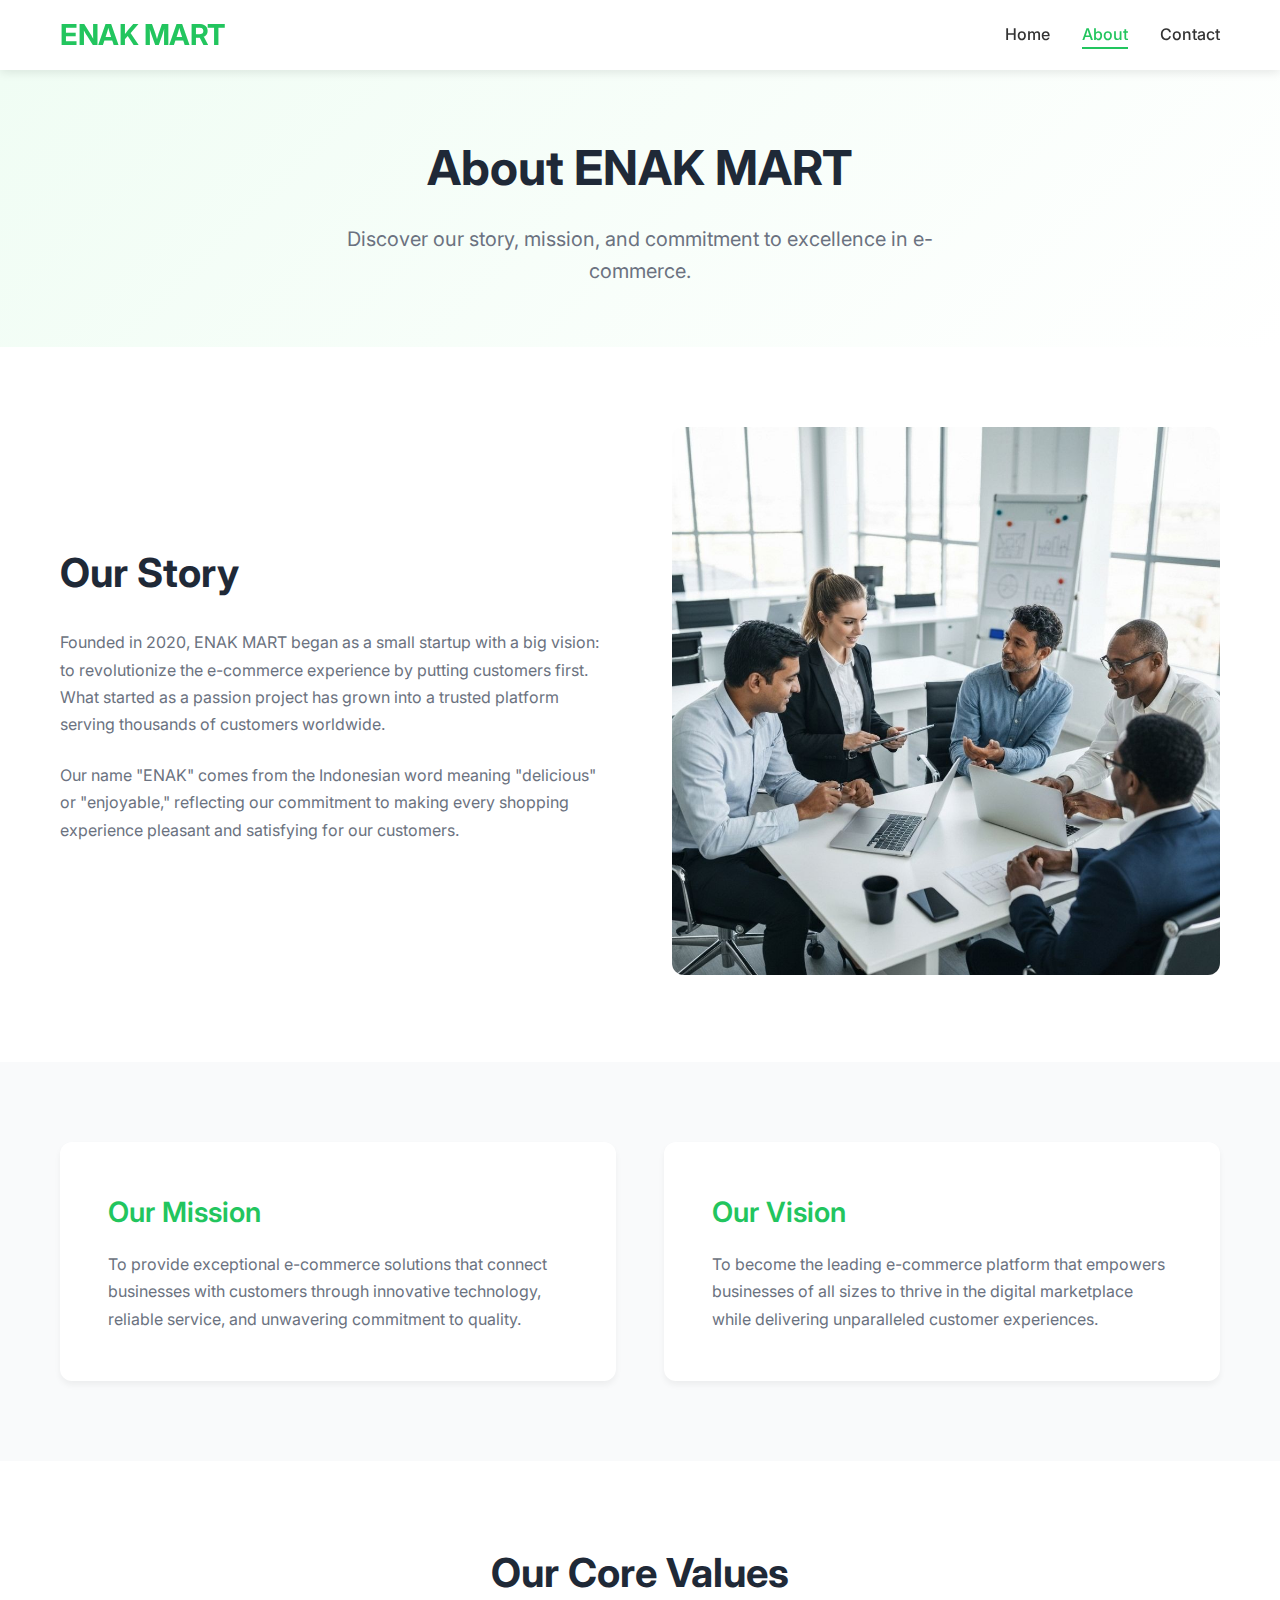
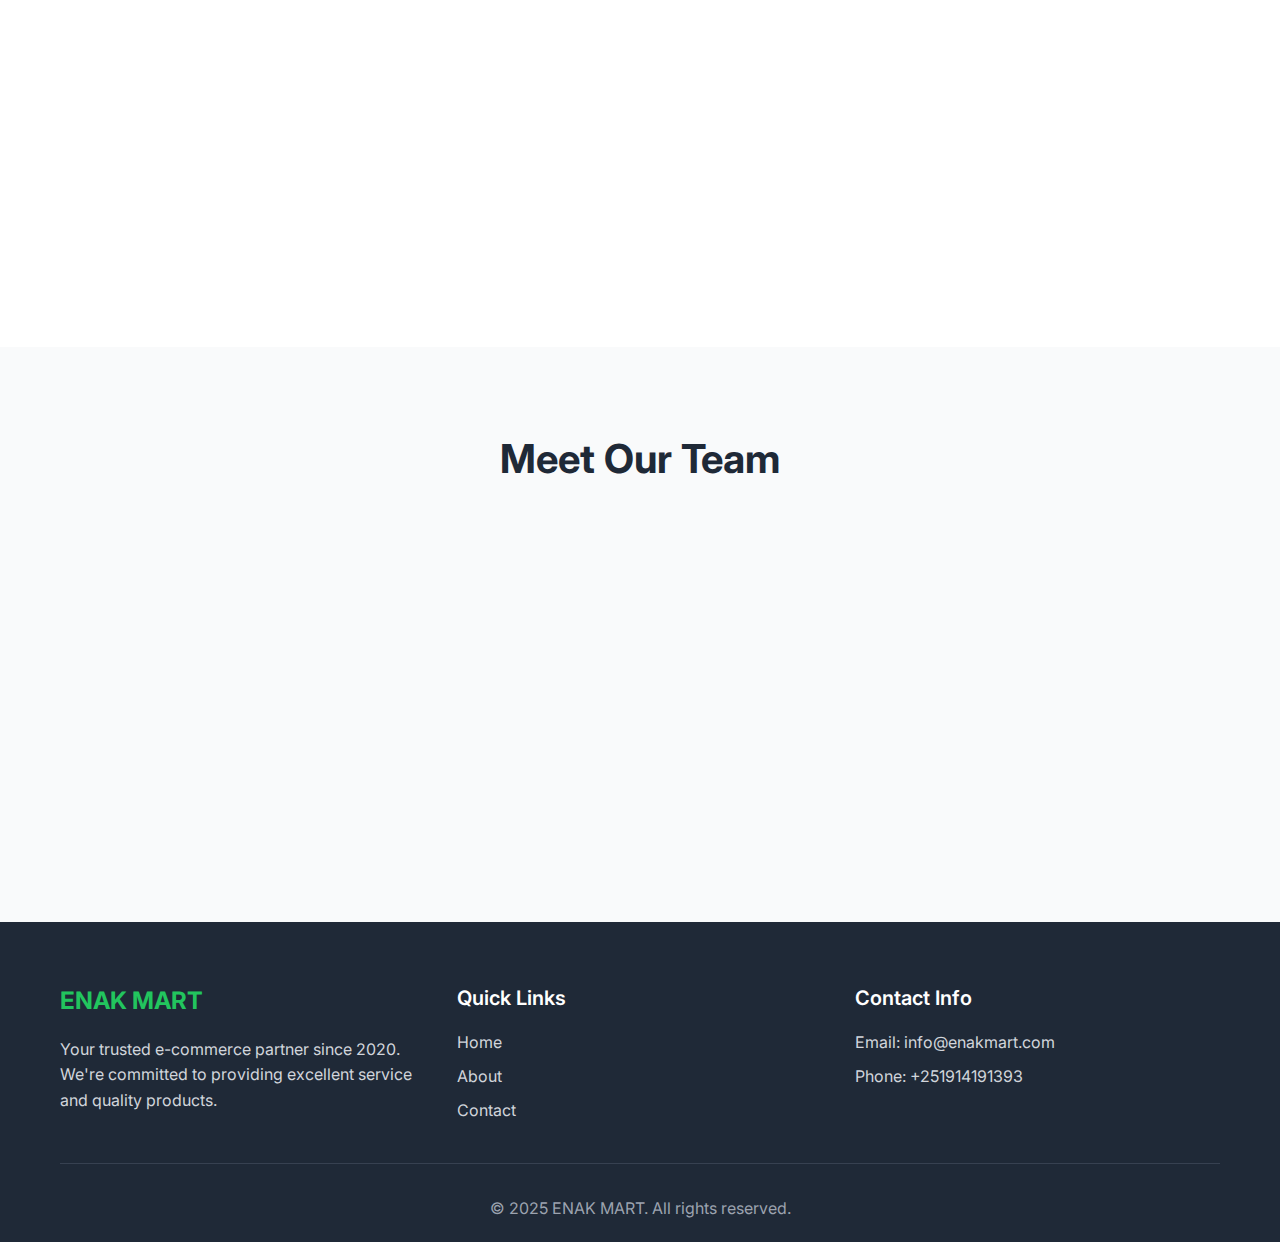
<file: about.html>
<!DOCTYPE html>
<html lang="en">
<head>
    <meta charset="UTF-8">
    <meta name="viewport" content="width=device-width, initial-scale=1.0">
    <title>About Us - ENAK MART</title>
    <link rel="stylesheet" href="css/styles.css">
    <link rel="preconnect" href="https://fonts.googleapis.com">
    <link rel="preconnect" href="https://fonts.gstatic.com" crossorigin>
    <link href="https://fonts.googleapis.com/css2?family=Inter:wght@300;400;500;600;700&display=swap" rel="stylesheet">
</head>
<body>
    <header class="header">
        <nav class="nav">
            <div class="nav-container">
                <div class="logo">
                    <h1>ENAK MART</h1>
                </div>
                <ul class="nav-menu" id="nav-menu">
                    <li class="nav-item">
                        <a href="index.html" class="nav-link">Home</a>
                    </li>
                    <li class="nav-item">
                        <a href="about.html" class="nav-link active">About</a>
                    </li>
                    <li class="nav-item">
                        <a href="contact.html" class="nav-link">Contact</a>
                    </li>
                </ul>
                <div class="hamburger" id="hamburger">
                    <span class="bar"></span>
                    <span class="bar"></span>
                    <span class="bar"></span>
                </div>
            </div>
        </nav>
    </header>

    <main>
        <section class="page-hero">
            <div class="container">
                <h1 class="page-title">About ENAK MART</h1>
                <p class="page-subtitle">Discover our story, mission, and commitment to excellence in e-commerce.</p>
            </div>
        </section>

        <section class="about-content">
            <div class="container">
                <div class="about-grid">
                    <div class="about-text">
                        <h2>Our Story</h2>
                        <p>Founded in 2020, ENAK MART began as a small startup with a big vision: to revolutionize the e-commerce experience by putting customers first. What started as a passion project has grown into a trusted platform serving thousands of customers worldwide.</p>
                        <p>Our name "ENAK" comes from the Indonesian word meaning "delicious" or "enjoyable," reflecting our commitment to making every shopping experience pleasant and satisfying for our customers.</p>
                    </div>
                    <div class="about-image">
                        <img src="./images/team-at-work.jpg?height=300&width=400" alt="Our team at work">
                    </div>
                </div>
            </div>
        </section>

        <section class="mission-vision">
            <div class="container">
                <div class="mission-grid">
                    <div class="mission-card">
                        <h3>Our Mission</h3>
                        <p>To provide exceptional e-commerce solutions that connect businesses with customers through innovative technology, reliable service, and unwavering commitment to quality.</p>
                    </div>
                    <div class="vision-card">
                        <h3>Our Vision</h3>
                        <p>To become the leading e-commerce platform that empowers businesses of all sizes to thrive in the digital marketplace while delivering unparalleled customer experiences.</p>
                    </div>
                </div>
            </div>
        </section>

        <section class="values">
            <div class="container">
                <h2 class="section-title">Our Core Values</h2>
                <div class="values-grid">
                    <div class="value-item">
                        <h4>Customer First</h4>
                        <p>Every decision we make is guided by what's best for our customers and their success.</p>
                    </div>
                    <div class="value-item">
                        <h4>Innovation</h4>
                        <p>We continuously evolve and adapt to provide cutting-edge e-commerce solutions.</p>
                    </div>
                    <div class="value-item">
                        <h4>Integrity</h4>
                        <p>We conduct business with honesty, transparency, and ethical practices.</p>
                    </div>
                    <div class="value-item">
                        <h4>Excellence</h4>
                        <p>We strive for excellence in everything we do, from product quality to customer service.</p>
                    </div>
                </div>
            </div>
        </section>

        <section class="team">
            <div class="container">
                <h2 class="section-title">Meet Our Team</h2>
                <div class="team-grid">
                    <div class="team-member">
                        <img src="./images/team1.jpg?height=200&width=200" alt="CEO">
                        <h4>Haile Znabu</h4>
                        <p>Chief Executive Officer</p>
                    </div>
                    <div class="team-member">
                        <img src="./images/team1.jpg?height=200&width=200" alt="CTO">
                        <h4>Michael Chen</h4>
                        <p>Chief Technology Officer</p>
                    </div>
                    <div class="team-member">
                        <img src="./images/team1.jpg?height=200&width=200" alt="Head of Operations">
                        <h4>Emily Rodriguez</h4>
                        <p>Head of Operations</p>
                    </div>
                </div>
            </div>
        </section>
    </main>

    <footer class="footer">
        <div class="container">
            <div class="footer-content">
                <div class="footer-section">
                    <h3>ENAK MART</h3>
                    <p>Your trusted e-commerce partner since 2020. We're committed to providing excellent service and quality products.</p>
                </div>
                <div class="footer-section">
                    <h4>Quick Links</h4>
                    <ul>
                        <li><a href="index.html">Home</a></li>
                        <li><a href="about.html">About</a></li>
                        <li><a href="contact.html">Contact</a></li>
                    </ul>
                </div>
                <div class="footer-section">
                    <h4>Contact Info</h4>
                    <p>Email: info@enakmart.com</p>
                    <p>Phone: +251914191393</p>
                </div>
            </div>
            <div class="footer-bottom">
                <p>&copy; 2025 ENAK MART. All rights reserved.</p>
            </div>
        </div>
    </footer>

    <script src="js/script.js"></script>
</body>
</html>
</file>
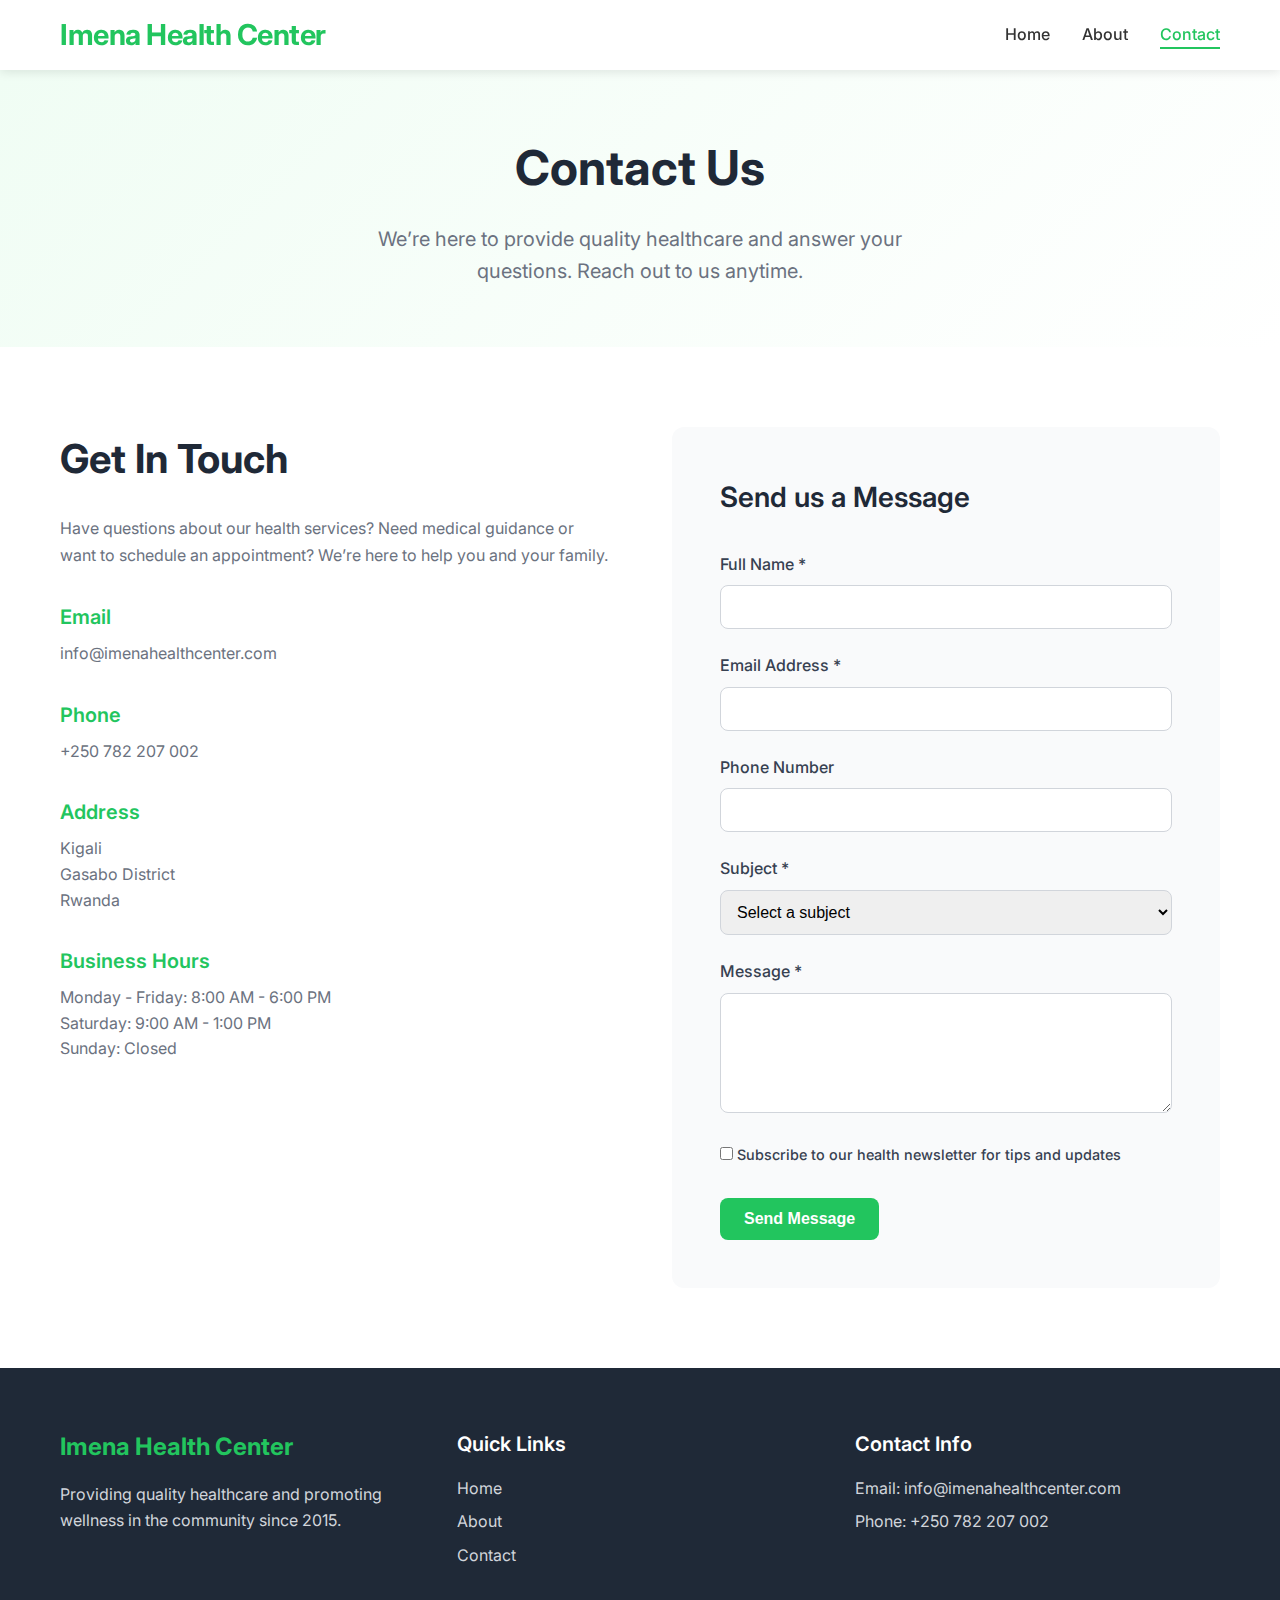
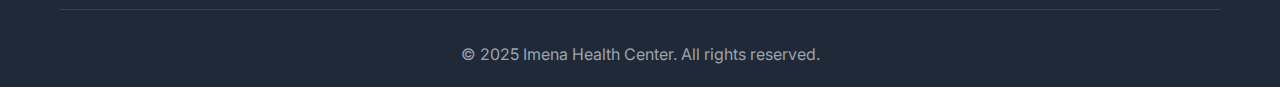
<file: contact.html>
<!DOCTYPE html>
<html lang="en">
<head>
    <meta charset="UTF-8">
    <meta name="viewport" content="width=device-width, initial-scale=1.0">
    <title>Contact Us - Imena Health Center</title>
    <link rel="stylesheet" href="css/styles.css">
    <link rel="preconnect" href="https://fonts.googleapis.com">
    <link rel="preconnect" href="https://fonts.gstatic.com" crossorigin>
    <link href="https://fonts.googleapis.com/css2?family=Inter:wght@300;400;500;600;700&display=swap" rel="stylesheet">
</head>
<body>
    <header class="header">
        <nav class="nav">
            <div class="nav-container">
                <div class="logo">
                    <h1>Imena Health Center</h1>
                </div>
                <ul class="nav-menu" id="nav-menu">
                    <li class="nav-item">
                        <a href="index.html" class="nav-link">Home</a>
                    </li>
                    <li class="nav-item">
                        <a href="about.html" class="nav-link">About</a>
                    </li>
                    <li class="nav-item">
                        <a href="contact.html" class="nav-link active">Contact</a>
                    </li>
                </ul>
                <div class="hamburger" id="hamburger">
                    <span class="bar"></span>
                    <span class="bar"></span>
                    <span class="bar"></span>
                </div>
            </div>
        </nav>
    </header>

    <main>
        <section class="page-hero">
            <div class="container">
                <h1 class="page-title">Contact Us</h1>
                <p class="page-subtitle">We’re here to provide quality healthcare and answer your questions. Reach out to us anytime.</p>
            </div>
        </section>

        <section class="contact-content">
            <div class="container">
                <div class="contact-grid">
                    <div class="contact-info">
                        <h2>Get In Touch</h2>
                        <p>Have questions about our health services? Need medical guidance or want to schedule an appointment? We’re here to help you and your family.</p>
                        
                        <div class="contact-item">
                            <h4>Email</h4>
                            <p>info@imenahealthcenter.com</p>
                        </div>
                        
                        <div class="contact-item">
                            <h4>Phone</h4>
                            <p>+250 782 207 002</p>
                        </div>
                        
                        <div class="contact-item">
                            <h4>Address</h4>
                            <p>Kigali<br>Gasabo District<br>Rwanda</p>
                        </div>
                        
                        <div class="contact-item">
                            <h4>Business Hours</h4>
                            <p>Monday - Friday: 8:00 AM - 6:00 PM<br>Saturday: 9:00 AM - 1:00 PM<br>Sunday: Closed</p>
                        </div>
                    </div>
                    
                    <div class="contact-form-container">
                        <form class="contact-form" id="contact-form">
                            <h3>Send us a Message</h3>
                            
                            <div class="form-group">
                                <label for="name">Full Name *</label>
                                <input type="text" id="name" name="name" required>
                                <span class="error-message" id="name-error"></span>
                            </div>
                            
                            <div class="form-group">
                                <label for="email">Email Address *</label>
                                <input type="email" id="email" name="email" required>
                                <span class="error-message" id="email-error"></span>
                            </div>
                            
                            <div class="form-group">
                                <label for="phone">Phone Number</label>
                                <input type="tel" id="phone" name="phone">
                                <span class="error-message" id="phone-error"></span>
                            </div>
                            
                            <div class="form-group">
                                <label for="subject">Subject *</label>
                                <select id="subject" name="subject" required>
                                    <option value="">Select a subject</option>
                                    <option value="appointment">Appointment</option>
                                    <option value="general">General Inquiry</option>
                                    <option value="medical-support">Medical Support</option>
                                    <option value="billing">Billing Question</option>
                                    <option value="other">Other</option>
                                </select>
                                <span class="error-message" id="subject-error"></span>
                            </div>
                            
                            <div class="form-group">
                                <label for="message">Message *</label>
                                <textarea id="message" name="message" rows="5" required></textarea>
                                <span class="error-message" id="message-error"></span>
                            </div>
                            
                            <div class="form-group checkbox-group">
                                <label class="checkbox-label">
                                    <input type="checkbox" id="newsletter" name="newsletter">
                                    <span class="checkmark"></span>
                                    Subscribe to our health newsletter for tips and updates
                                </label>
                            </div>
                            
                            <button type="submit" class="btn btn-primary">Send Message</button>
                        </form>
                        
                        <div class="success-message" id="success-message">
                            <h4>Thank you for your message!</h4>
                            <p>We'll get back to you within 24 hours.</p>
                        </div>
                    </div>
                </div>
            </div>
        </section>
    </main>

    <footer class="footer">
        <div class="container">
            <div class="footer-content">
                <div class="footer-section">
                    <h3>Imena Health Center</h3>
                    <p>Providing quality healthcare and promoting wellness in the community since 2015.</p>
                </div>
                <div class="footer-section">
                    <h4>Quick Links</h4>
                    <ul>
                        <li><a href="index.html">Home</a></li>
                        <li><a href="about.html">About</a></li>
                        <li><a href="contact.html">Contact</a></li>
                    </ul>
                </div>
                <div class="footer-section">
                    <h4>Contact Info</h4>
                    <p>Email: info@imenahealthcenter.com</p>
                    <p>Phone: +250 782 207 002</p>
                </div>
            </div>
            <div class="footer-bottom">
                <p>&copy; 2025 Imena Health Center. All rights reserved.</p>
            </div>
        </div>
    </footer>

    <script src="js/script.js"></script>
</body>
</html>
</file>
<file: css/styles.css>
/* Reset and Base Styles */
* {
  margin: 0;
  padding: 0;
  box-sizing: border-box;
}

body {
  font-family: "Inter", sans-serif;
  line-height: 1.6;
  color: #333;
  background-color: #ffffff;
}

.container {
  max-width: 1200px;
  margin: 0 auto;
  padding: 0 20px;
}

/* Header and Navigation */
.header {
  background-color: #ffffff;
  box-shadow: 0 2px 10px rgba(0, 0, 0, 0.1);
  position: fixed;
  top: 0;
  left: 0;
  right: 0;
  z-index: 1000;
}

.nav-container {
  max-width: 1200px;
  margin: 0 auto;
  padding: 0 20px;
  display: flex;
  justify-content: space-between;
  align-items: center;
  height: 70px;
}

.logo h1 {
  color: #22c55e;
  font-size: 1.8rem;
  font-weight: 700;
  letter-spacing: -0.5px;
}

.nav-menu {
  display: flex;
  list-style: none;
  gap: 2rem;
}

.nav-link {
  text-decoration: none;
  color: #333;
  font-weight: 500;
  transition: color 0.3s ease;
  position: relative;
}

.nav-link:hover,
.nav-link.active {
  color: #22c55e;
}

.nav-link.active::after {
  content: "";
  position: absolute;
  bottom: -5px;
  left: 0;
  right: 0;
  height: 2px;
  background-color: #22c55e;
}

.hamburger {
  display: none;
  flex-direction: column;
  cursor: pointer;
}

.bar {
  width: 25px;
  height: 3px;
  background-color: #333;
  margin: 3px 0;
  transition: 0.3s;
}

/* Main Content */
main {
  margin-top: 70px;
}

/* Hero Section */
.hero {
  background: linear-gradient(135deg, #f0fdf4 0%, #ffffff 100%);
  padding: 80px 0;
}

.hero-container {
  max-width: 1200px;
  margin: 0 auto;
  padding: 0 20px;
  display: grid;
  grid-template-columns: 1fr 1fr;
  gap: 4rem;
  align-items: center;
}

.hero-title {
  font-size: 3.5rem;
  font-weight: 700;
  color: #1f2937;
  margin-bottom: 1rem;
  line-height: 1.2;
}

.hero-subtitle {
  font-size: 1.25rem;
  color: #6b7280;
  margin-bottom: 2rem;
  line-height: 1.6;
}

.hero-buttons {
  display: flex;
  gap: 1rem;
}

.btn {
  display: inline-block;
  padding: 12px 24px;
  border-radius: 8px;
  text-decoration: none;
  font-weight: 600;
  transition: all 0.3s ease;
  border: none;
  cursor: pointer;
  font-size: 1rem;
}

.btn-primary {
  background-color: #22c55e;
  color: white;
}

.btn-primary:hover {
  background-color: #16a34a;
  transform: translateY(-2px);
}

.btn-secondary {
  background-color: transparent;
  color: #22c55e;
  border: 2px solid #22c55e;
}

.btn-secondary:hover {
  background-color: #22c55e;
  color: white;
  transform: translateY(-2px);
}

.hero-image img {
  width: 100%;
  height: auto;
  border-radius: 12px;
}

/* Page Hero */
.page-hero {
  background: linear-gradient(135deg, #f0fdf4 0%, #ffffff 100%);
  padding: 60px 0;
  text-align: center;
}

.page-title {
  font-size: 3rem;
  font-weight: 700;
  color: #1f2937;
  margin-bottom: 1rem;
}

.page-subtitle {
  font-size: 1.25rem;
  color: #6b7280;
  max-width: 600px;
  margin: 0 auto;
}

/* Sections */
.section-title {
  font-size: 2.5rem;
  font-weight: 700;
  color: #1f2937;
  text-align: center;
  margin-bottom: 3rem;
}

/* Features Section */
.features {
  padding: 80px 0;
  background-color: #ffffff;
}

.features-grid {
  display: grid;
  grid-template-columns: repeat(auto-fit, minmax(300px, 1fr));
  gap: 2rem;
}

.feature-card {
  text-align: center;
  padding: 2rem;
  border-radius: 12px;
  background-color: #f9fafb;
  transition: transform 0.3s ease, box-shadow 0.3s ease;
}

.feature-card:hover {
  transform: translateY(-5px);
  box-shadow: 0 10px 25px rgba(0, 0, 0, 0.1);
}

.feature-icon {
  margin-bottom: 1.5rem;
}

.feature-icon img {
  width: 60px;
  height: 60px;
}

.feature-card h3 {
  font-size: 1.5rem;
  font-weight: 600;
  color: #1f2937;
  margin-bottom: 1rem;
}

.feature-card p {
  color: #6b7280;
  line-height: 1.6;
}

/* CTA Section */
.cta {
  background-color: #22c55e;
  padding: 80px 0;
  text-align: center;
}

.cta-content h2 {
  font-size: 2.5rem;
  font-weight: 700;
  color: white;
  margin-bottom: 1rem;
}

.cta-content p {
  font-size: 1.25rem;
  color: rgba(255, 255, 255, 0.9);
  margin-bottom: 2rem;
  max-width: 600px;
  margin-left: auto;
  margin-right: auto;
}

.cta .btn-primary {
  background-color: white;
  color: #22c55e;
}

.cta .btn-primary:hover {
  background-color: #f9fafb;
  transform: translateY(-2px);
}

/* About Page Styles */
.about-content {
  padding: 80px 0;
}

.about-grid {
  display: grid;
  grid-template-columns: 1fr 1fr;
  gap: 4rem;
  align-items: center;
}

.about-text h2 {
  font-size: 2.5rem;
  font-weight: 700;
  color: #1f2937;
  margin-bottom: 1.5rem;
}

.about-text p {
  color: #6b7280;
  margin-bottom: 1.5rem;
  line-height: 1.7;
}

.about-image img {
  width: 100%;
  height: auto;
  border-radius: 12px;
}

.mission-vision {
  padding: 80px 0;
  background-color: #f9fafb;
}

.mission-grid {
  display: grid;
  grid-template-columns: 1fr 1fr;
  gap: 3rem;
}

.mission-card,
.vision-card {
  background-color: white;
  padding: 3rem;
  border-radius: 12px;
  box-shadow: 0 4px 6px rgba(0, 0, 0, 0.05);
}

.mission-card h3,
.vision-card h3 {
  font-size: 1.75rem;
  font-weight: 600;
  color: #22c55e;
  margin-bottom: 1rem;
}

.mission-card p,
.vision-card p {
  color: #6b7280;
  line-height: 1.7;
}

.values {
  padding: 80px 0;
}

.values-grid {
  display: grid;
  grid-template-columns: repeat(auto-fit, minmax(250px, 1fr));
  gap: 2rem;
}

.value-item {
  text-align: center;
  padding: 2rem;
}

.value-item h4 {
  font-size: 1.25rem;
  font-weight: 600;
  color: #1f2937;
  margin-bottom: 1rem;
}

.value-item p {
  color: #6b7280;
  line-height: 1.6;
}

.team {
  padding: 80px 0;
  background-color: #f9fafb;
}

.team-grid {
  display: grid;
  grid-template-columns: repeat(auto-fit, minmax(250px, 1fr));
  gap: 2rem;
}

.team-member {
  text-align: center;
  background-color: white;
  padding: 2rem;
  border-radius: 12px;
  box-shadow: 0 4px 6px rgba(0, 0, 0, 0.05);
}

.team-member img {
  width: 150px;
  height: 150px;
  border-radius: 50%;
  margin-bottom: 1rem;
  object-fit: cover;
}

.team-member h4 {
  font-size: 1.25rem;
  font-weight: 600;
  color: #1f2937;
  margin-bottom: 0.5rem;
}

.team-member p {
  color: #22c55e;
  font-weight: 500;
}

/* Contact Page Styles */
.contact-content {
  padding: 80px 0;
}

.contact-grid {
  display: grid;
  grid-template-columns: 1fr 1fr;
  gap: 4rem;
}

.contact-info h2 {
  font-size: 2.5rem;
  font-weight: 700;
  color: #1f2937;
  margin-bottom: 1.5rem;
}

.contact-info > p {
  color: #6b7280;
  margin-bottom: 2rem;
  line-height: 1.7;
}

.contact-item {
  margin-bottom: 2rem;
}

.contact-item h4 {
  font-size: 1.25rem;
  font-weight: 600;
  color: #22c55e;
  margin-bottom: 0.5rem;
}

.contact-item p {
  color: #6b7280;
  line-height: 1.6;
}

/* Form Styles */
.contact-form-container {
  background-color: #f9fafb;
  padding: 3rem;
  border-radius: 12px;
}

.contact-form h3 {
  font-size: 1.75rem;
  font-weight: 600;
  color: #1f2937;
  margin-bottom: 2rem;
}

.form-group {
  margin-bottom: 1.5rem;
}

.form-group label {
  display: block;
  font-weight: 500;
  color: #374151;
  margin-bottom: 0.5rem;
}

.form-group input,
.form-group select,
.form-group textarea {
  width: 100%;
  padding: 12px;
  border: 1px solid #d1d5db;
  border-radius: 8px;
  font-size: 1rem;
  transition: border-color 0.3s ease, box-shadow 0.3s ease;
}

.form-group input:focus,
.form-group select:focus,
.form-group textarea:focus {
  outline: none;
  border-color: #22c55e;
  box-shadow: 0 0 0 3px rgba(34, 197, 94, 0.1);
}

.form-group textarea {
  resize: vertical;
  min-height: 120px;
}

.checkbox-group {
  display: flex;
  align-items: flex-start;
  gap: 0.75rem;
}

.checkbox-label {
  display: flex;
  align-items: flex-start;
  gap: 0.75rem;
  cursor: pointer;
  font-size: 0.9rem;
  line-height: 1.5;
}

.checkbox-label input[type="checkbox"] {
  width: auto;
  margin: 0;
}

.error-message {
  color: #ef4444;
  font-size: 0.875rem;
  margin-top: 0.25rem;
  display: block;
}

.success-message {
  display: none;
  background-color: #dcfce7;
  border: 1px solid #22c55e;
  border-radius: 8px;
  padding: 2rem;
  text-align: center;
  margin-top: 2rem;
}

.success-message h4 {
  color: #16a34a;
  font-size: 1.25rem;
  margin-bottom: 0.5rem;
}

.success-message p {
  color: #15803d;
}

/* Footer */
.footer {
  background-color: #1f2937;
  color: white;
  padding: 60px 0 20px;
}

.footer-content {
  display: grid;
  grid-template-columns: repeat(auto-fit, minmax(250px, 1fr));
  gap: 2rem;
  margin-bottom: 2rem;
}

.footer-section h3 {
  color: #22c55e;
  font-size: 1.5rem;
  font-weight: 700;
  margin-bottom: 1rem;
}

.footer-section h4 {
  color: white;
  font-size: 1.25rem;
  font-weight: 600;
  margin-bottom: 1rem;
}

.footer-section p {
  color: #d1d5db;
  line-height: 1.6;
  margin-bottom: 0.5rem;
}

.footer-section ul {
  list-style: none;
}

.footer-section ul li {
  margin-bottom: 0.5rem;
}

.footer-section ul li a {
  color: #d1d5db;
  text-decoration: none;
  transition: color 0.3s ease;
}

.footer-section ul li a:hover {
  color: #22c55e;
}

.footer-bottom {
  border-top: 1px solid #374151;
  padding-top: 2rem;
  text-align: center;
}

.footer-bottom p {
  color: #9ca3af;
}

/* Responsive Design */
@media (max-width: 768px) {
  .hamburger {
    display: flex;
  }

  .nav-menu {
    position: fixed;
    left: -100%;
    top: 70px;
    flex-direction: column;
    background-color: white;
    width: 100%;
    text-align: center;
    transition: 0.3s;
    box-shadow: 0 10px 27px rgba(0, 0, 0, 0.05);
    padding: 2rem 0;
  }

  .nav-menu.active {
    left: 0;
  }

  .nav-menu li {
    margin: 1rem 0;
  }

  .hamburger.active .bar:nth-child(2) {
    opacity: 0;
  }

  .hamburger.active .bar:nth-child(1) {
    transform: translateY(8px) rotate(45deg);
  }

  .hamburger.active .bar:nth-child(3) {
    transform: translateY(-8px) rotate(-45deg);
  }

  .hero-container {
    grid-template-columns: 1fr;
    gap: 2rem;
    text-align: center;
  }

  .hero-title {
    font-size: 2.5rem;
  }

  .page-title {
    font-size: 2rem;
  }

  .section-title {
    font-size: 2rem;
  }

  .hero-buttons {
    justify-content: center;
    flex-wrap: wrap;
  }

  .about-grid,
  .contact-grid {
    grid-template-columns: 1fr;
    gap: 2rem;
  }

  .mission-grid {
    grid-template-columns: 1fr;
    gap: 2rem;
  }

  .contact-form-container {
    padding: 2rem;
  }
}

@media (max-width: 480px) {
  .container {
    padding: 0 15px;
  }

  .hero {
    padding: 40px 0;
  }

  .hero-title {
    font-size: 2rem;
  }

  .hero-subtitle {
    font-size: 1rem;
  }

  .page-title {
    font-size: 1.75rem;
  }

  .section-title {
    font-size: 1.75rem;
  }

  .btn {
    padding: 10px 20px;
    font-size: 0.9rem;
  }

  .features,
  .about-content,
  .mission-vision,
  .values,
  .team,
  .contact-content {
    padding: 40px 0;
  }

  .contact-form-container {
    padding: 1.5rem;
  }
}

/* Animation Classes */
.fade-in {
  opacity: 0;
  transform: translateY(30px);
  transition: opacity 0.6s ease, transform 0.6s ease;
}

.fade-in.visible {
  opacity: 1;
  transform: translateY(0);
}

.slide-in-left {
  opacity: 0;
  transform: translateX(-50px);
  transition: opacity 0.6s ease, transform 0.6s ease;
}

.slide-in-left.visible {
  opacity: 1;
  transform: translateX(0);
}

.slide-in-right {
  opacity: 0;
  transform: translateX(50px);
  transition: opacity 0.6s ease, transform 0.6s ease;
}

.slide-in-right.visible {
  opacity: 1;
  transform: translateX(0);
}
</file>
